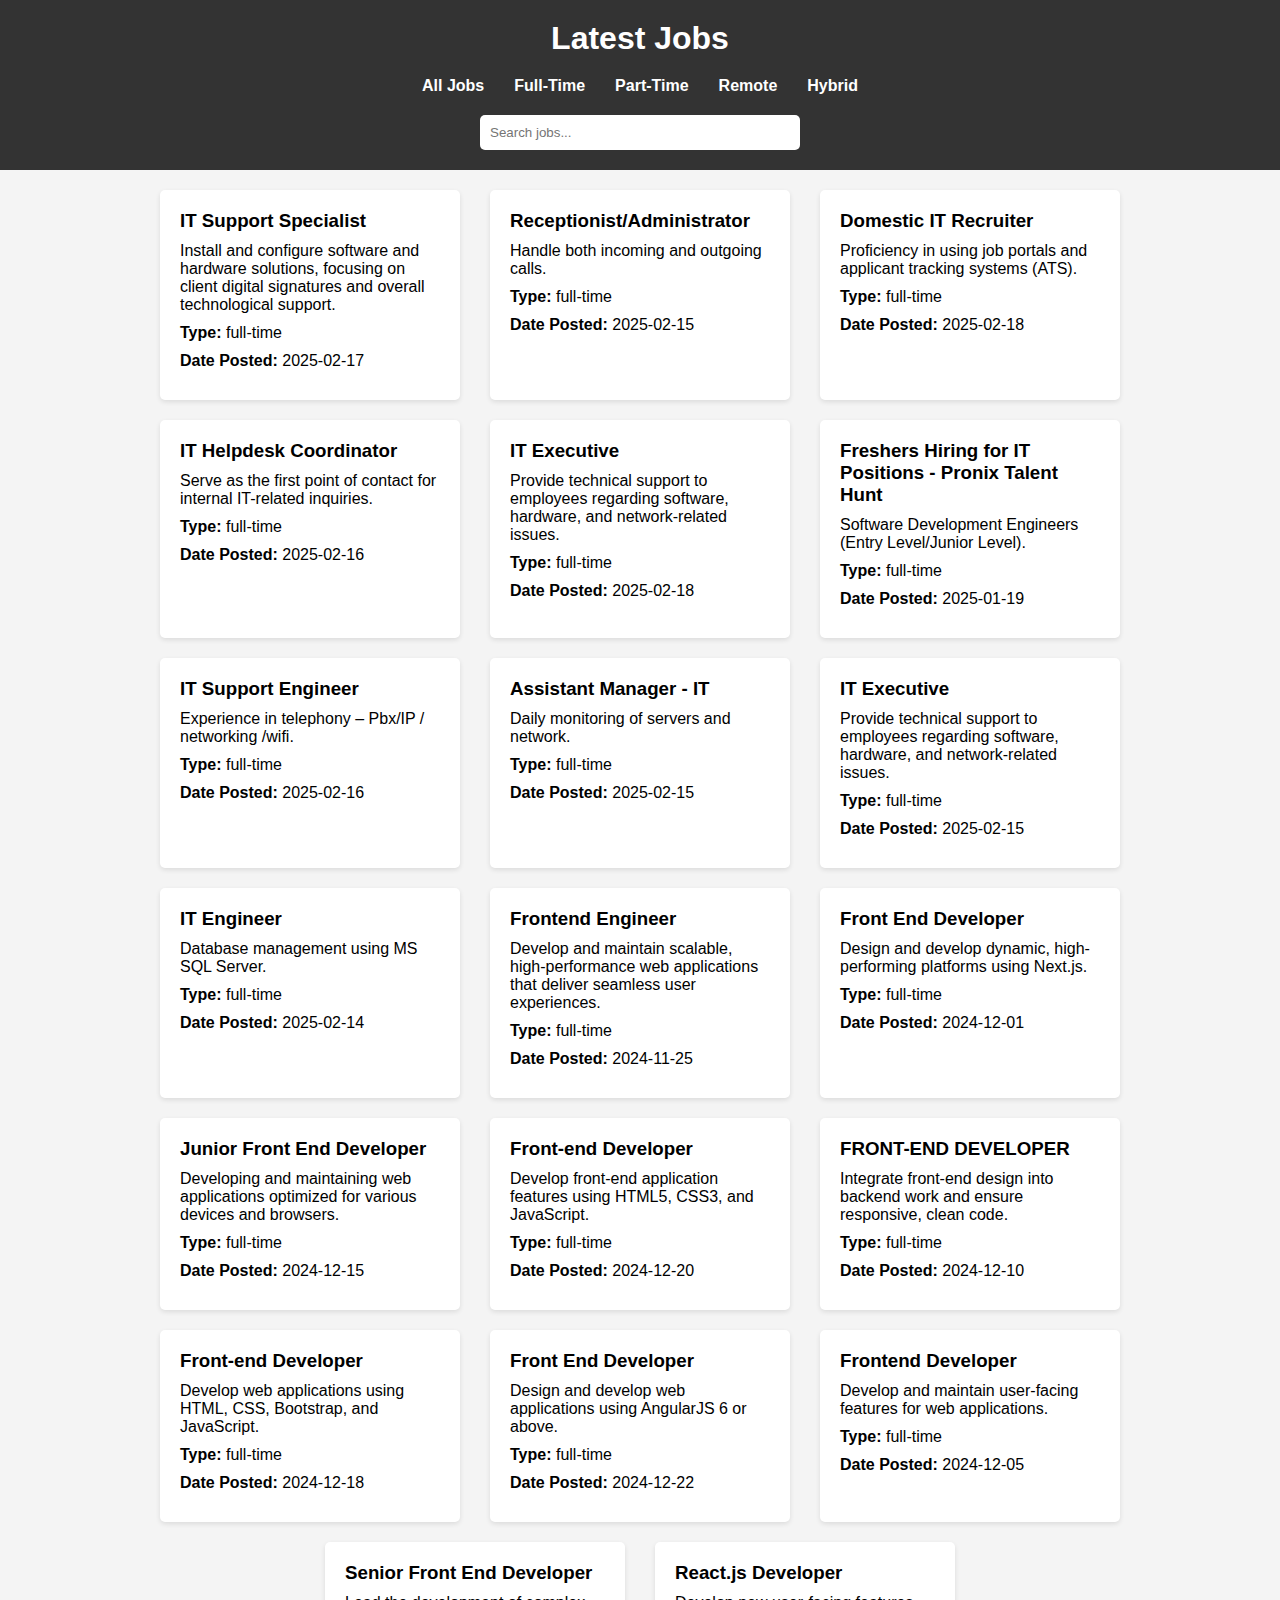
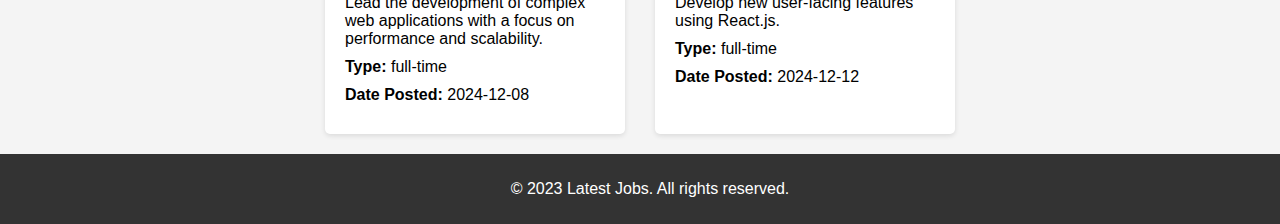
<file: jobs/index.html>
<!DOCTYPE html>
<html lang="en">

<head>
    <meta charset="UTF-8">
    <meta name="viewport" content="width=device-width, initial-scale=1.0">
    <title>Latest Jobs</title>
    <link rel="stylesheet" href="styles.css">
    <script async src="https://pagead2.googlesyndication.com/pagead/js/adsbygoogle.js?client=ca-pub-2648616140569696"
        crossorigin="anonymous"></script>
    <meta name="robots" content="index, follow, sitemap=https://playmorefree.netlify.app/sitemap.xml">
</head>

<body>
    <header>
        <h1>Latest Jobs</h1>
        <nav>
            <ul>
                <li><a href="#" data-type="all">All Jobs</a></li>
                <li><a href="#" data-type="full-time">Full-Time</a></li>
                <li><a href="#" data-type="part-time">Part-Time</a></li>
                <li><a href="#" data-type="remote">Remote</a></li>
                <li><a href="#" data-type="Hybrid">Hybrid</a></li>
            </ul>
            <div class="search-bar">
                <input type="text" id="search" placeholder="Search jobs...">
            </div>
        </nav>

    </header>

    <main>
        <section id="job-list">
            <!-- Job list will be dynamically populated here -->
        </section>
    </main>

    <footer>
        <p>&copy; 2023 Latest Jobs. All rights reserved.</p>
    </footer>

    <script src="script.js"></script>
</body>

</html>
</file>
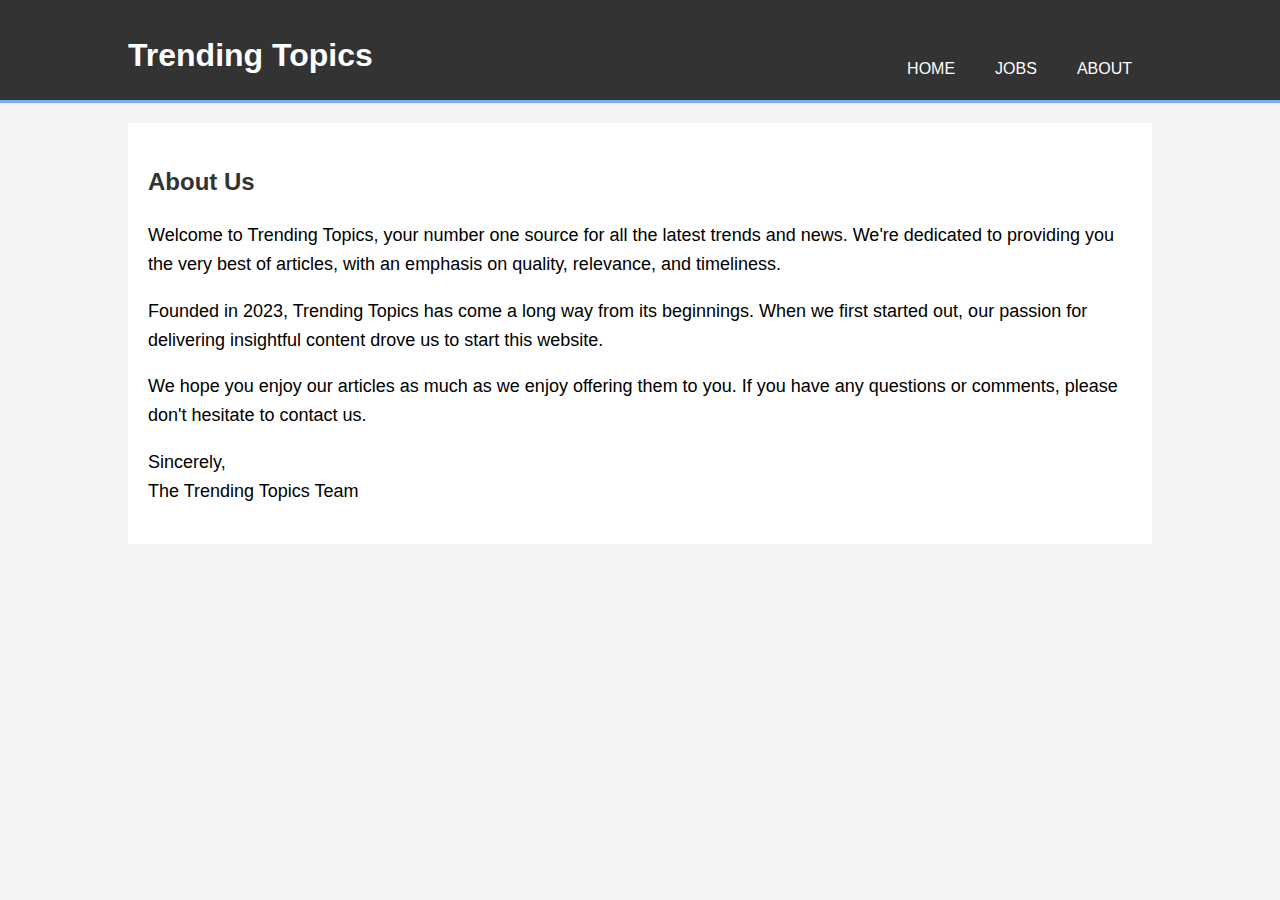
<file: about.html>
<!DOCTYPE html>
<html lang="en">

<head>
    <meta charset="UTF-8">
    <meta name="viewport" content="width=device-width, initial-scale=1.0">
    <title>About Us</title>
    <style>
        body {
            font-family: Arial, sans-serif;
            line-height: 1.6;
            margin: 0;
            padding: 0;
            background-color: #f4f4f4;
        }

        .container {
            width: 80%;
            margin: auto;
            overflow: hidden;
        }

        header {
            background: #333;
            color: #fff;
            padding-top: 30px;
            min-height: 70px;
            border-bottom: #77aaff 3px solid;
        }

        header a {
            color: #fff;
            text-decoration: none;
            text-transform: uppercase;
            font-size: 16px;
        }

        header ul {
            padding: 0;
            list-style: none;
        }

        header li {
            float: left;
            display: inline;
            padding: 0 20px 0 20px;
        }

        header #branding {
            float: left;
        }

        header #branding h1 {
            margin: 0;
        }

        header nav {
            float: right;
            margin-top: 10px;
        }

        .content {
            padding: 20px;
            background: #fff;
            margin-top: 20px;
        }

        .content h2 {
            color: #333;
        }

        .content p {
            font-size: 18px;
        }
    </style>
</head>

<body>
    <header>
        <div class="container">
            <div id="branding">
                <h1>Trending Topics</h1>
            </div>
            <nav>
                <ul>
                    <li><a href="index.html">Home</a></li>
                    <li><a href="jobs/index.html">Jobs</a></li>
                    <li><a href="about.html">About</a></li>
                </ul>
            </nav>
        </div>
    </header>
    <div class="container">
        <div class="content">
            <h2>About Us</h2>
            <p>Welcome to Trending Topics, your number one source for all the latest trends and news. We're dedicated to
                providing you the very best of articles, with an emphasis on quality, relevance, and timeliness.</p>
            <p>Founded in 2023, Trending Topics has come a long way from its beginnings. When we first started out, our
                passion for delivering insightful content drove us to start this website.</p>
            <p>We hope you enjoy our articles as much as we enjoy offering them to you. If you have any questions or
                comments, please don't hesitate to contact us.</p>
            <p>Sincerely,<br>The Trending Topics Team</p>
        </div>
    </div>
</body>

</html>
</file>
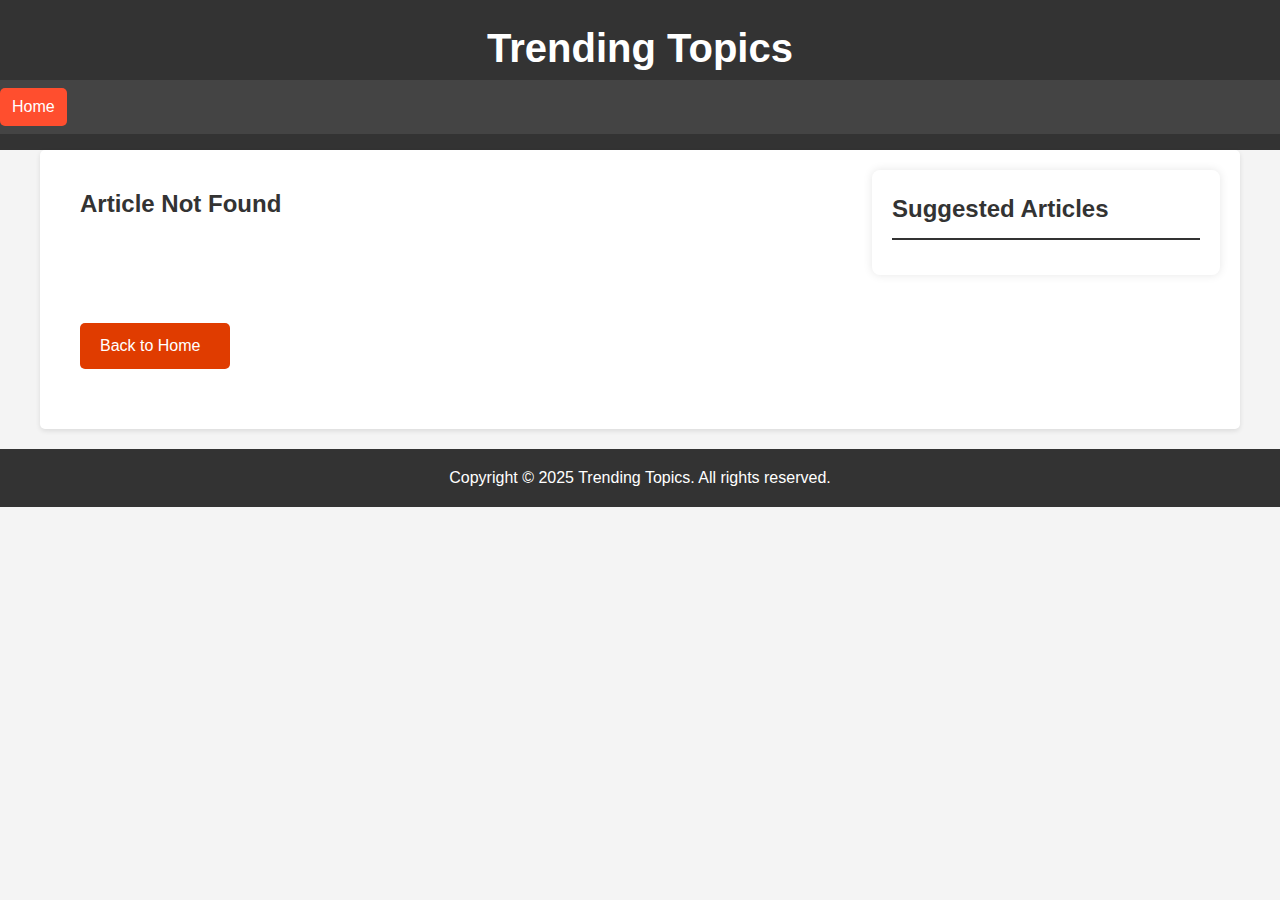
<file: article.html>
<!DOCTYPE html>
<html lang="en">

<head>
    <meta charset="UTF-8">
    <meta name="viewport" content="width=device-width, initial-scale=1.0">
    <meta name="description" content="Read the full article on Trending Topics. Get detailed insights and updates.">
    <meta name="keywords" content="article, trending topics, news, sports, technology">
    <meta name="robots" content="index, follow, sitemap=https://playmorefree.netlify.app/sitemap.xml">
    <title></title>
    <link rel="stylesheet" href="article.css">
    <script async src="https://pagead2.googlesyndication.com/pagead/js/adsbygoogle.js?client=ca-pub-2648616140569696"
        crossorigin="anonymous"></script>
</head>

<body>
    <header>
        <h1>Trending Topics</h1>
        <nav>
            <div id="menu-toggle">
                <div></div>
                <div></div>
                <div></div>
            </div>
            <ul id="nav-ul">
                <!-- Navigation links will be dynamically added here -->
            </ul>
            <a href="index.html" id="home-button">Home</a>
        </nav>
    </header>

    <main>
        <div id="article-content">
            <h1 id="article-title"></h1>
            <div id="article-image"></div>
            <p id="article-body"></p>
            <a href="/index.html" id="back-button">Back to Home</a>
        </div>
        <aside id="suggestions">
            <h2>Suggested Articles</h2>
            <div id="suggested-articles">
                <!-- Suggested articles will be dynamically added here -->
            </div>
        </aside>
    </main>

    <footer>
        <p>Copyright © 2025 Trending Topics. All rights reserved.</p>
    </footer>

    <script src="script.js"></script>
</body>

</html>
</file>
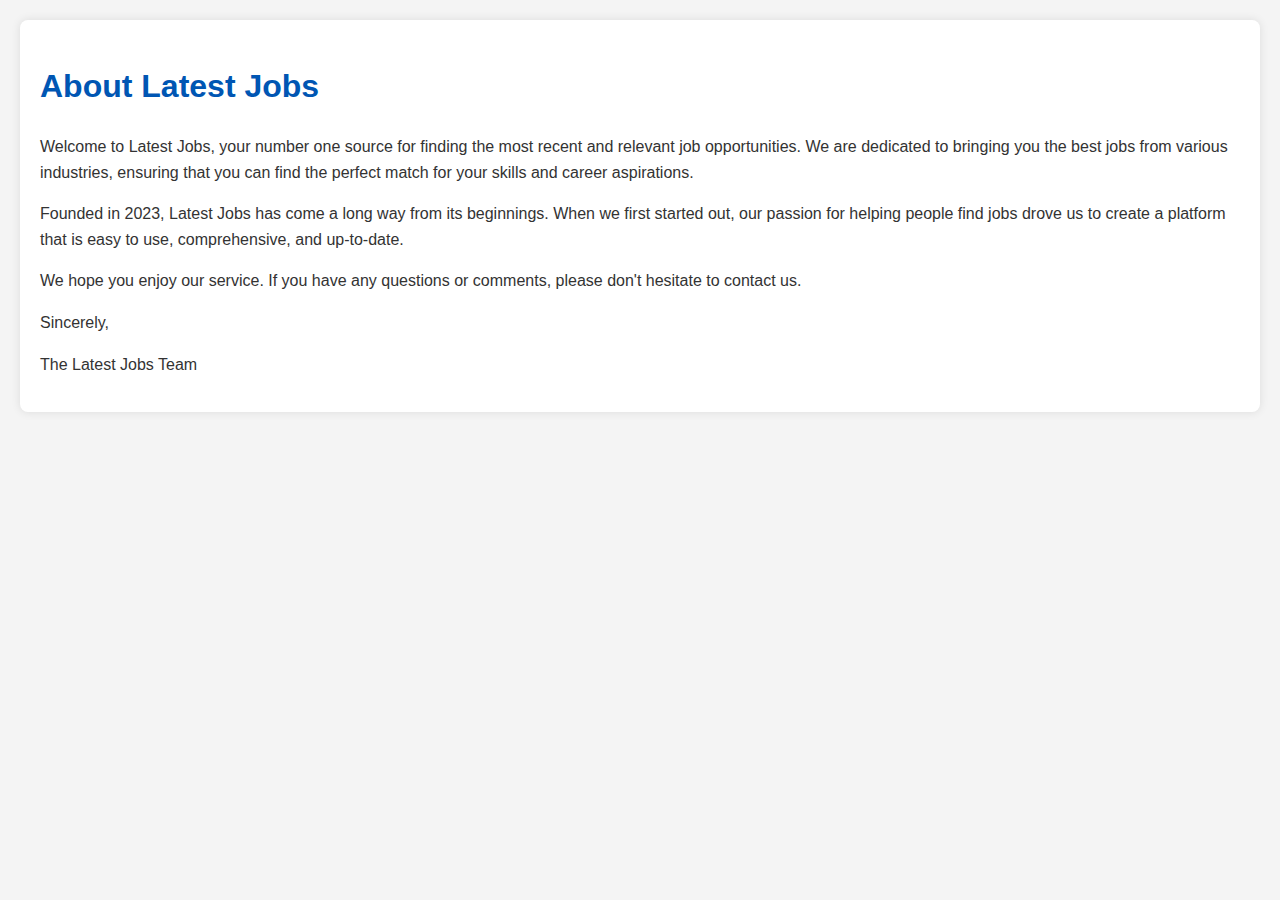
<file: jobs/about.html>
<!DOCTYPE html>
<html lang="en">

<head>
    <meta charset="UTF-8">
    <meta name="viewport" content="width=device-width, initial-scale=1.0">
    <title>About Us</title>
    <style>
        body {
            font-family: Arial, sans-serif;
            line-height: 1.6;
            margin: 20px;
            background-color: #f4f4f4;
            color: #333;
        }

        .about-container {
            background-color: #fff;
            padding: 20px;
            border-radius: 8px;
            box-shadow: 0 0 10px rgba(0, 0, 0, 0.1);
        }

        h1 {
            color: #0056b3;
        }

        p {
            margin-bottom: 15px;
        }
    </style>
</head>

<body>
    <div class="about-container">
        <h1>About Latest Jobs</h1>
        <p>Welcome to Latest Jobs, your number one source for finding the most recent and relevant job opportunities. We
            are dedicated to bringing you the best jobs from various industries, ensuring that you can find the perfect
            match for your skills and career aspirations.</p>
        <p>Founded in 2023, Latest Jobs has come a long way from its beginnings. When we first started out, our passion
            for helping people find jobs drove us to create a platform that is easy to use, comprehensive, and
            up-to-date.</p>
        <p>We hope you enjoy our service. If you have any questions or comments, please don't hesitate to contact us.
        </p>
        <p>Sincerely,</p>
        <p>The Latest Jobs Team</p>
    </div>
</body>

</html>
</file>
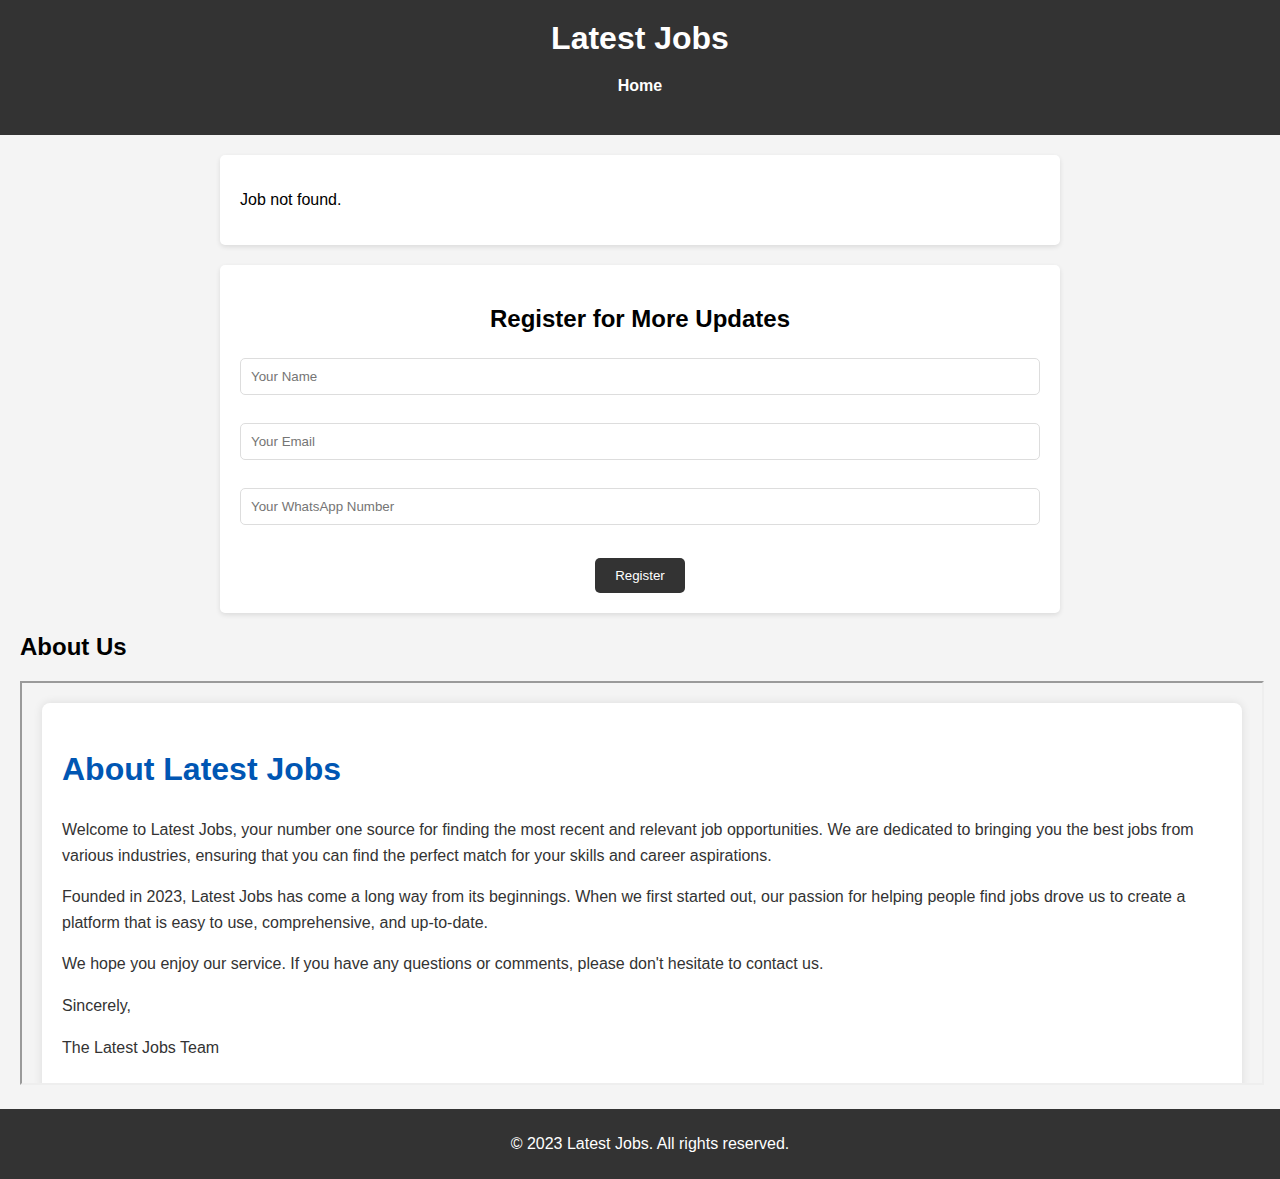
<file: jobs/job-detail.html>
<!DOCTYPE html>
<html lang="en">

<head>
    <meta charset="UTF-8">
    <meta name="viewport" content="width=device-width, initial-scale=1.0">
    <title>Job Details - Latest Jobs</title>
    <link rel="stylesheet" href="styles.css">
    <script async src="https://pagead2.googlesyndication.com/pagead/js/adsbygoogle.js?client=ca-pub-2648616140569696"
        crossorigin="anonymous"></script>
    <meta name="robots" content="index, follow, sitemap=https://playmorefree.netlify.app/sitemap.xml">
</head>

<body>
    <header>
        <h1>Latest Jobs</h1>
        <nav>
            <ul>
                <li><a href="index.html">Home</a></li>
            </ul>
        </nav>
    </header>

    <main>
        <section id="job-details">
            <h2 id="job-title"></h2>
            <p id="job-description"></p>
            <p><strong>Type:</strong> <span id="job-type"></span></p>
            <p><strong>Qualifications:</strong> <span id="job-qualification"></span></p>
            <p><strong>Date Posted:</strong> <span id="job-date"></span></p>
            <p><strong>Details:</strong> <span id="job-details-content"></span></p>
            <a id="apply-link" href="#" target="_blank">
                <button id="apply-button">Apply Now</button>
            </a>
        </section>
        <section id="registration-form">
            <h2>Register for More Updates</h2>
            <form id="registrationForm">
                <input type="text" id="name" name="name" placeholder="Your Name" required><br><br>
                <input type="email" id="email" name="email" placeholder="Your Email" required><br><br>
                <input type="tel" id="whatsapp" name="whatsapp" placeholder="Your WhatsApp Number" required><br><br>
                <button type="submit">Register</button>
            </form>
        </section>
        <section id="about-us">
            <h2>About Us</h2>
            <iframe src="about.html" width="100%" height="400px"></iframe>
        </section>
    </main>

    <footer>
        <p>&copy; 2023 Latest Jobs. All rights reserved.</p>
    </footer>

    <script src="job-detail.js"></script>
    <script src="script2.js"></script>
</body>

</html>
</file>
<file: jobs/styles.css>
/* General Styles */
body {
    font-family: Arial, sans-serif;
    margin: 0;
    padding: 0;
    background-color: #f4f4f4;
    min-height: 100vh;
    /* Ensure the body takes at least the full viewport height */
    display: flex;
    flex-direction: column;
    /* Stack the header, main, and footer vertically */
    overflow-x: hidden;
    /* Prevent horizontal scrolling */
}

header {
    background-color: #333;
    color: #fff;
    padding: 20px;
    text-align: center;
}

header h1 {
    margin: 0;
}

nav ul {
    list-style: none;
    padding: 0;
    margin: 20px 0;
    display: flex;
    justify-content: center;
}

nav ul li {
    margin: 0 15px;
}

nav ul li a {
    color: #fff;
    text-decoration: none;
    font-weight: bold;
}

nav ul li a:hover {
    text-decoration: underline;
}

search-bar {
    margin: 20px 0;
}

.search-bar input {
    width: 300px;
    padding: 10px;
    border: none;
    border-radius: 5px;
}

main {
    padding: 20px;
}

#job-list {
    display: flex;
    flex-wrap: wrap;
    gap: 20px;
    width: 100%;
    /* Take full width */
    justify-content: center;
    /* Center the items horizontally */
}

.job-item {
    background-color: #fff;
    padding: 20px;
    border-radius: 5px;
    box-shadow: 0 2px 5px rgba(0, 0, 0, 0.1);
    cursor: pointer;
    width: 300px;
    /* Fixed width for job items */
    margin-left: 5px;
    /* control horizontal spacing */
    margin-right: 5px;
    /* control horizontal spacing */
    box-sizing: border-box;
}

.job-item h3 {
    margin: 0;
}

.job-item p {
    margin: 10px 0;
}

footer {
    background-color: #333;
    color: #fff;
    text-align: center;
    padding: 10px;
    margin-top: auto;
    /* Push the footer to the bottom */
    width: 100%;
}

/* Job Detail Page Styles */
#job-details {
    background-color: #fff;
    padding: 20px;
    border-radius: 5px;
    box-shadow: 0 2px 5px rgba(0, 0, 0, 0.1);
    max-width: 800px;
    margin: 0 auto;
}

#apply-button {
    margin-top: 20px;
    padding: 10px 20px;
    background-color: #333;
    color: #fff;
    border: none;
    border-radius: 5px;
    cursor: pointer;
}

#apply-button:hover {
    background-color: #555;
}

/* Registration Form Styles */
#registration-form {
    background-color: #fff;
    padding: 20px;
    border-radius: 5px;
    box-shadow: 0 2px 5px rgba(0, 0, 0, 0.1);
    max-width: 800px;
    margin: 20px auto;
    text-align: center;
}

#registration-form h2 {
    margin-bottom: 20px;
}

#registration-form input[type="text"],
#registration-form input[type="email"],
#registration-form input[type="tel"] {
    width: 100%;
    padding: 10px;
    margin: 5px 0;
    border: 1px solid #ddd;
    border-radius: 5px;
    box-sizing: border-box;
}

#registration-form button {
    background-color: #333;
    color: #fff;
    padding: 10px 20px;
    border: none;
    border-radius: 5px;
    cursor: pointer;
    margin-top: 10px;
}

#registration-form button:hover {
    background-color: #555;
}

@media screen and (max-width: 600px) {
    nav ul li a {
        color: #fff;
        text-decoration: none;
        font-weight: bold;
        font-size: 0.8em;
    }

    nav ul li {
        margin: 0 10px;
    }

}
</file>
<file: article.css>
* {
    margin: 0;
    padding: 0;
    box-sizing: border-box;
    font-family: 'Inter', sans-serif;
}

body {
    font-family: Arial, sans-serif;
    margin: 0;
    padding: 0;
    background-color: #f4f4f4;
    color: #333;
    line-height: 1.6;
}

header {
    background-color: #333;
    color: #fff;
    padding: 1em 0;
    text-align: center;
}

header h1 {
    margin: 0;
    font-size: 2.5rem;
}

nav {
    background-color: #444;
    color: #fff;
    padding: 0.5em 0;
    display: flex;
    justify-content: space-around;
    align-items: center;
    position: relative;
    flex-wrap: wrap;
}

nav a {
    color: #fff;
    text-decoration: none;
    padding: 0.5em 1em;
    border-radius: 5px;
}

nav a:hover {
    background-color: #555;
}

#home-button {
    display: inline-block;
    padding: 6px 12px;
    background-color: #ff4e2e;
    color: #fff;
    text-decoration: none;
    border-radius: 5px;
    transition: background-color 0.3s ease;
}

#home-button:hover {
    background-color: #e03c00;
}

#nav-ul {
    list-style: none;
    display: flex;
    gap: 20px;
    order: 2;
    flex: 1;
    justify-content: center;
    transition: max-height 0.3s ease-in-out;
    max-height: 0;
    overflow: hidden;
}

#nav-ul.show {
    max-height: 500px;
}

#nav-ul li a {
    color: #fff;
    text-decoration: none;
    font-weight: bold;
}

#nav-ul li a:hover {
    color: #ff6347;
}

main {
    display: flex;
    padding: 20px;
    max-width: 1200px;
    margin: 0 auto;
    background-color: #fff;
    border-radius: 5px;
    box-shadow: 0 2px 5px rgba(0, 0, 0, 0.1);
}

#article-content {
    flex: 3;
    padding-right: 20px;
    min-width: 50%;
    display: flex;
    flex-direction: column;
    gap: 20px;
    padding: 20px;
}

#article-content h1 {
    margin-top: 0;
}

#article-content img {
    width: 100%;
    height: auto;
    margin-bottom: 15px;
}

#article-content p {
    line-height: 1.6;
    margin-bottom: 15px;
}

#suggestions {
    flex: 1;
    background-color: #fff;
    padding: 20px;
    border-radius: 8px;
    box-shadow: 0 0 10px rgba(0, 0, 0, 0.1);
    margin-bottom: 20px;
    height: fit-content;
    position: sticky;
    top: 20px;
    min-width: 30%;
}

@media (min-width: 1200px) {
    #article-content {
        width: 800px;
    }

    #suggestions {
        width: 300px;
    }
}

#suggestions h2 {
    margin-top: 0;
    border-bottom: 2px solid #333;
    padding-bottom: 10px;
    margin-bottom: 15px;
    font-size: 1.5rem;
}

#suggested-articles {
    display: flex;
    flex-direction: column;
    gap: 10px;
    max-height: calc(100vh - 200px);
    overflow-y: auto;
    padding-right: 10px;
}

#suggested-articles::-webkit-scrollbar {
    width: 6px;
}

#suggested-articles::-webkit-scrollbar-thumb {
    background-color: #ddd;
    border-radius: 3px;
}

#suggested-articles::-webkit-scrollbar-track {
    background-color: #f4f4f4;
}

#suggested-articles a {
    display: block;
    margin-bottom: 10px;
    text-decoration: none;
    color: #333;
    border-bottom: 1px solid #eee;
    padding-bottom: 5px;
}

#suggested-articles a:hover {
    color: #0056b3;
}

#suggested-articles img {
    width: 100%;
    height: auto;
    border-radius: 5px;
    margin-bottom: 5px;
}

#suggested-articles a div {
    font-size: 0.9rem;
    font-weight: normal;
    color: #666;
    line-height: 1.2;
    display: flex;
    flex-direction: column;
    justify-content: center;
    overflow: hidden;
    text-overflow: ellipsis;
    white-space: normal;
    display: -webkit-box;
    -webkit-line-clamp: 2;
    -webkit-box-orient: vertical;
}

@media (max-width: 768px) {
    main {
        flex-direction: column;
    }

    #suggestions {
        margin-top: 20px;
        min-width: 100%;
    }

    #article-content {
        min-width: 100%;
        padding: 10px;
    }

    #article-title {
        font-size: 1.8rem;
        /* Adjust font size for smaller screens */
    }
}

#article-title {
    font-size: 1.5rem;
    margin-bottom: 10px;
    line-height: 1.2;
    color: #333;
}

#article-image img {
    width: 100%;
    height: auto;
    border-radius: 5px;
    margin-bottom: 20px;
}

#article-body {
    font-size: 1.1rem;
    color: #444;
    line-height: 1.6;
    margin-bottom: 20px;
    text-align: justify;
}

#article-body p {
    margin-bottom: 15px;
    /* Increased paragraph margin */
}

#back-button {
    padding: 10px 20px;
    background-color: #e03c00;
    width: 150px;
    color: white;
    text-decoration: none;
    border-radius: 5px;
    margin-top: 20px;
    margin-bottom: 20px;
    /* Added margin to ensure visibility */
}

#back-button:hover {
    background-color: #ff4e2e;
}

#pagination {
    display: flex;
    justify-content: center;
    gap: 10px;
    margin-top: 20px;
}

#pagination button {
    padding: 8px 12px;
    background-color: #333;
    color: #fff;
    border: none;
    border-radius: 5px;
    cursor: pointer;
    transition: background-color 0.3s ease;
}

#pagination button:hover {
    background-color: #555;
}

#pagination button.active {
    background-color: #ff6347;
}

footer {
    text-align: center;
    padding: 1em 0;
    background-color: #333;
    color: #fff;
    /* position: fixed; */
    /* Removed fixed positioning */
    bottom: 0;
    width: 100%;
    margin-top: 20px;
    /* Add margin top */
}

/* Mobile Menu Toggle */
#menu-toggle {
    display: none;
    flex-direction: column;
    cursor: pointer;
}

#menu-toggle div {
    width: 25px;
    height: 3px;
    background-color: #fff;
    margin: 3px 0;
    transition: 0.4s;
}

/* Responsive Nav Styles */
@media (max-width: 768px) {
    nav {
        flex-direction: column;
        align-items: flex-start;
    }

    nav ul {
        display: none;
        flex-direction: column;
        width: 100%;
        margin: 0;
        padding: 0;
        list-style: none;
    }

    nav ul li {
        text-align: left;
    }

    nav ul li a {
        display: block;
        padding: 0.75em 1em;
        border-bottom: 1px solid #555;
    }

    nav a#home-button {
        padding: 0.75em 1em;
    }

    #menu-toggle {
        display: flex;
        align-self: flex-end;
        padding: 0.75em 1em;
    }

    nav.active ul {
        display: flex;
    }
}
</file>
